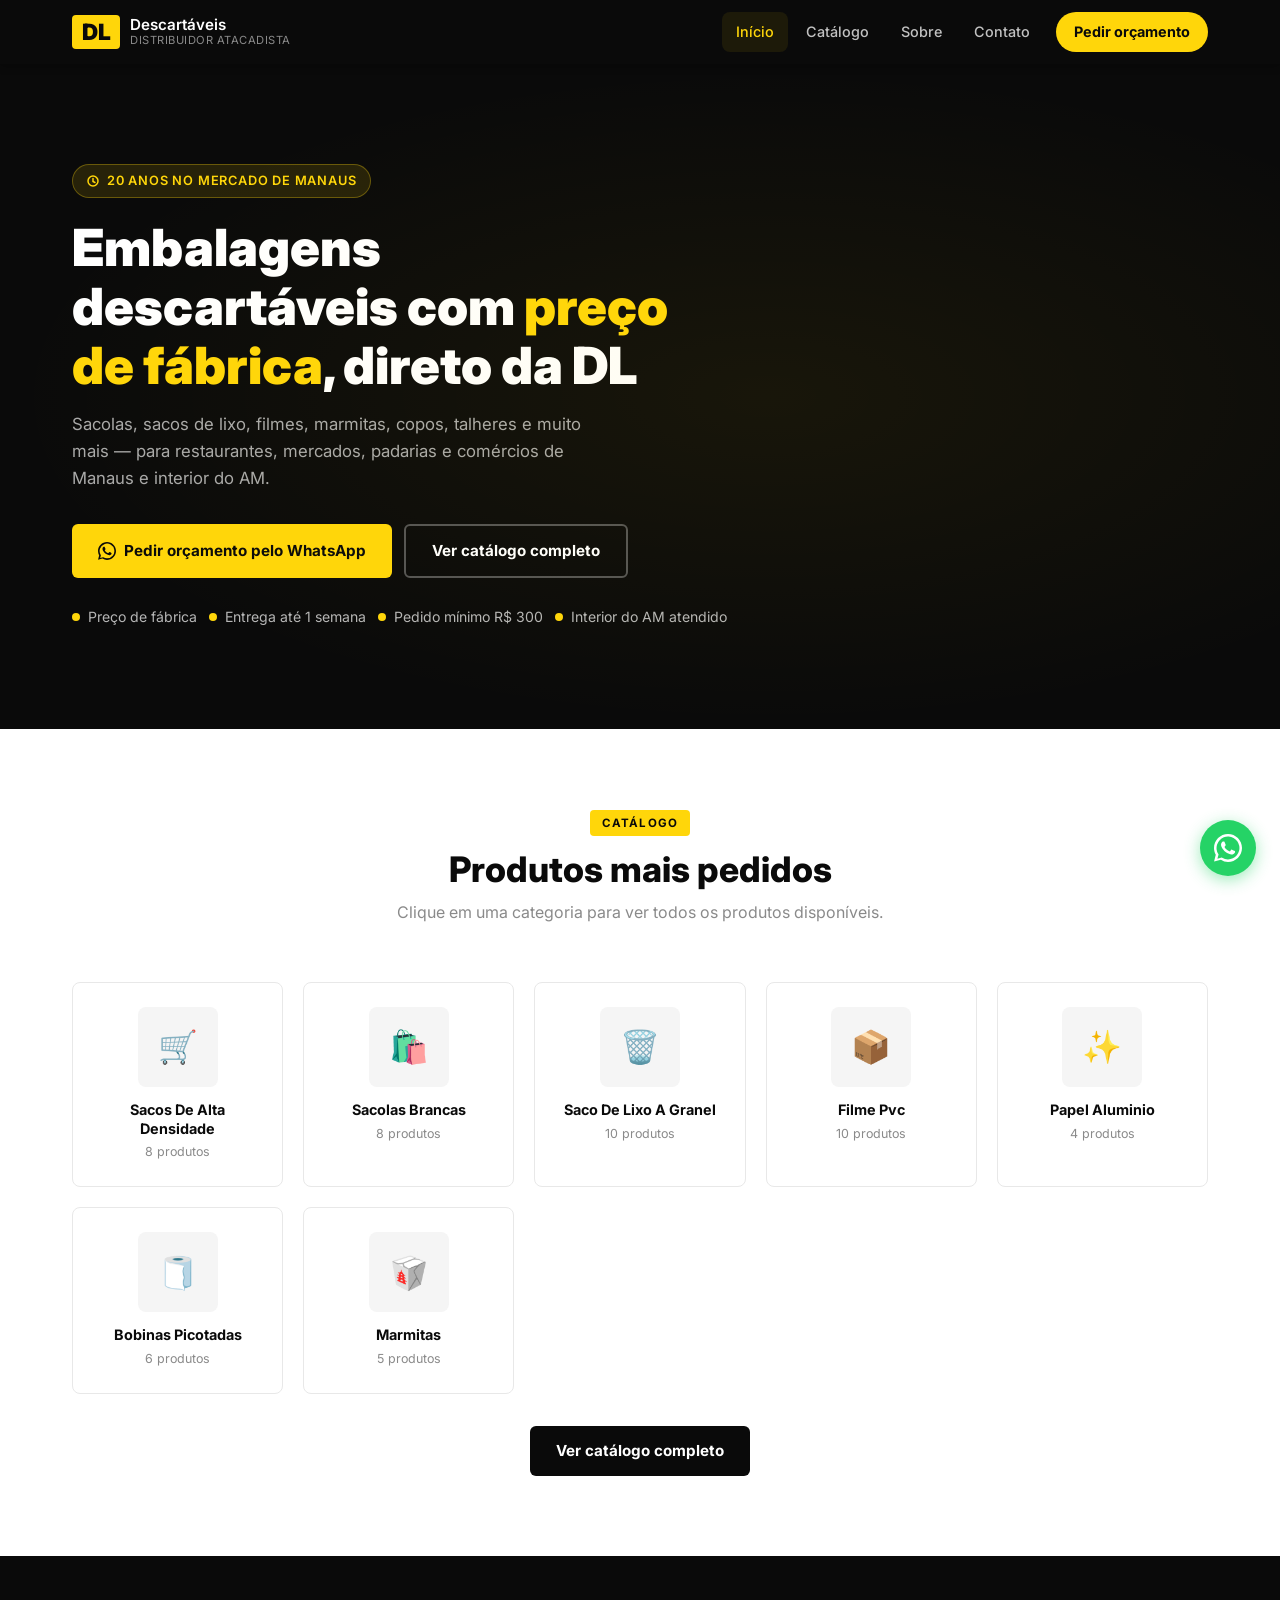
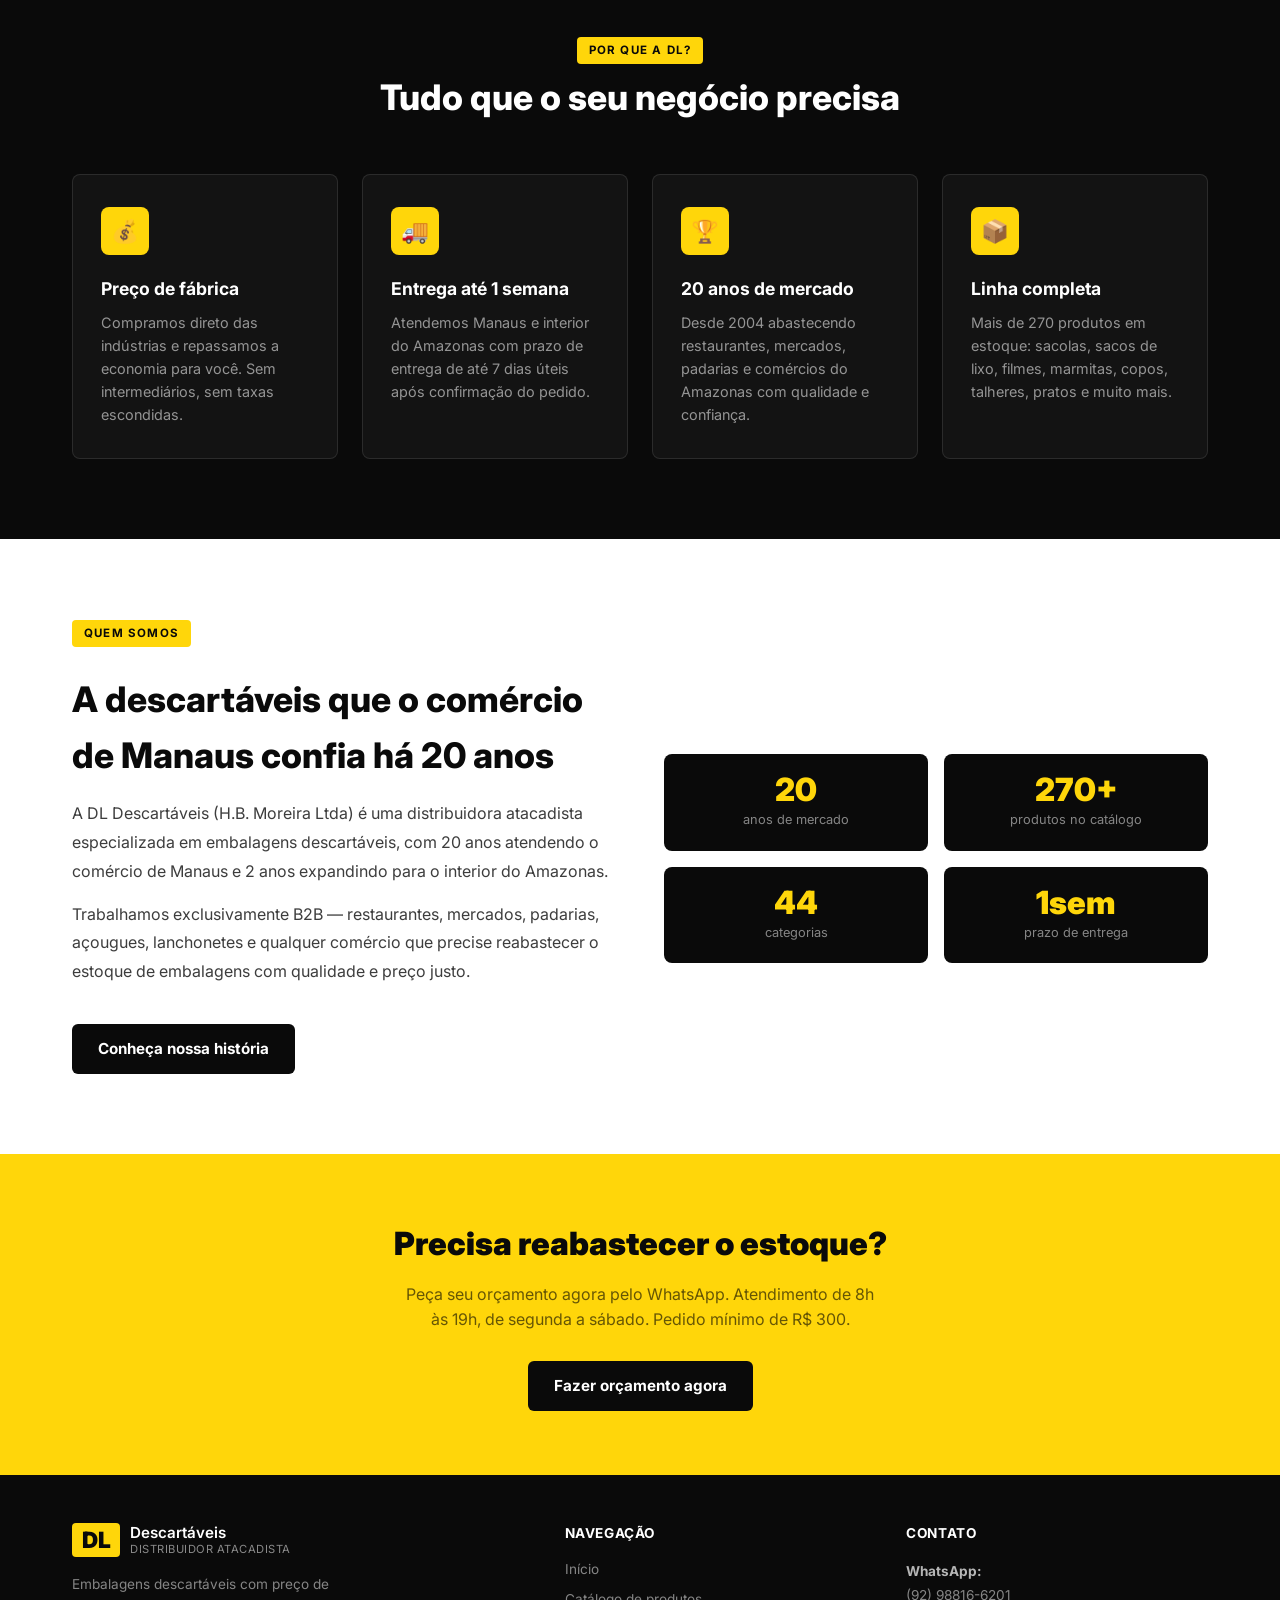
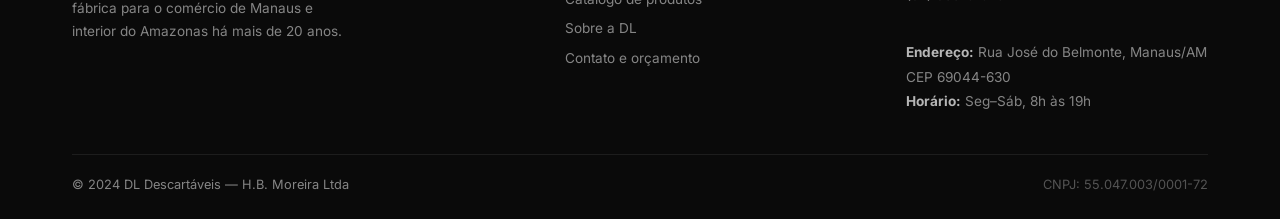
<file: src/index.html>
<!DOCTYPE html>
<html lang="pt-BR">
<head>
  <meta charset="UTF-8">
  <meta name="viewport" content="width=device-width, initial-scale=1.0">
  <title>DL Descartáveis — Embalagens com preço de fábrica em Manaus</title>
  <meta name="description" content="Distribuidor atacadista de embalagens descartáveis em Manaus há 20 anos. Sacolas, sacos de lixo, filme PVC, marmitas, copos e muito mais. Peça orçamento pelo WhatsApp.">
  <meta name="keywords" content="descartáveis manaus, embalagens atacado manaus, sacolas plásticas manaus, sacos de lixo manaus, DL descartáveis">
  <link rel="canonical" href="https://dldescartaveis.com.br/">

  <!-- Open Graph -->
  <meta property="og:type" content="website">
  <meta property="og:url" content="https://dldescartaveis.com.br/">
  <meta property="og:title" content="DL Descartáveis — Embalagens com preço de fábrica em Manaus">
  <meta property="og:description" content="20 anos abastecendo o comércio de Manaus e interior do AM com embalagens descartáveis de qualidade. Pedido mínimo R$ 300.">
  <meta property="og:image" content="https://dldescartaveis.com.br/imagens/og-home.jpg">

  <!-- Twitter Card -->
  <meta name="twitter:card" content="summary_large_image">
  <meta name="twitter:title" content="DL Descartáveis — Embalagens em Manaus">
  <meta name="twitter:description" content="Distribuidor atacadista de embalagens descartáveis em Manaus há 20 anos.">

  <link rel="stylesheet" href="css/style.css">

  <!-- JSON-LD -->
  <script type="application/ld+json">
  {
    "@context": "https://schema.org",
    "@type": "LocalBusiness",
    "name": "DL Descartáveis",
    "legalName": "H.B. Moreira Ltda",
    "description": "Distribuidor atacadista de embalagens descartáveis em Manaus e interior do Amazonas.",
    "url": "https://dldescartaveis.com.br",
    "telephone": "+55-92-98816-6201",
    "email": "dldescartaveiscentro@gmail.com",
    "address": {
      "@type": "PostalAddress",
      "streetAddress": "Rua José do Belmonte",
      "addressLocality": "Manaus",
      "addressRegion": "AM",
      "postalCode": "69044-630",
      "addressCountry": "BR"
    },
    "openingHoursSpecification": {
      "@type": "OpeningHoursSpecification",
      "dayOfWeek": ["Monday","Tuesday","Wednesday","Thursday","Friday","Saturday"],
      "opens": "08:00",
      "closes": "19:00"
    },
    "priceRange": "$$"
  }
  </script>
</head>
<body>

  <!-- ── Header ─────────────────────────────────────────────── -->
  <header class="header">
    <div class="container">
      <a href="index.html" class="logo">
        <span class="logo-badge">DL</span>
        <span class="logo-name">Descartáveis<span>Distribuidor Atacadista</span></span>
      </a>
      <button class="menu-toggle" aria-label="Abrir menu" aria-expanded="false">
        <span></span><span></span><span></span>
      </button>
      <nav class="nav" aria-label="Menu principal">
        <a href="index.html">Início</a>
        <a href="catalogo.html">Catálogo</a>
        <a href="sobre.html">Sobre</a>
        <a href="contato.html">Contato</a>
        <a href="contato.html" class="btn-wa-header">Pedir orçamento</a>
      </nav>
    </div>
  </header>

  <!-- ── Hero ───────────────────────────────────────────────── -->
  <section class="hero">
    <div class="container">
      <div>
        <div class="hero-tag">
          <svg width="12" height="12" viewBox="0 0 12 12" fill="none"><circle cx="6" cy="6" r="5" stroke="currentColor" stroke-width="1.5"/><path d="M6 3.5v3l2 1" stroke="currentColor" stroke-width="1.5" stroke-linecap="round"/></svg>
          20 anos no mercado de Manaus
        </div>
        <h1 class="hero-title">
          Embalagens descartáveis com <em>preço de fábrica</em>, direto da DL
        </h1>
        <p class="hero-desc">
          Sacolas, sacos de lixo, filmes, marmitas, copos, talheres e muito mais — para restaurantes, mercados, padarias e comércios de Manaus e interior do AM.
        </p>
        <div class="hero-actions">
          <a href="contato.html" class="btn btn-primary">
            <svg width="18" height="18" viewBox="0 0 24 24" fill="currentColor"><path d="M17.472 14.382c-.297-.149-1.758-.867-2.03-.967-.273-.099-.471-.148-.67.15-.197.297-.767.966-.94 1.164-.173.199-.347.223-.644.075-.297-.15-1.255-.463-2.39-1.475-.883-.788-1.48-1.761-1.653-2.059-.173-.297-.018-.458.13-.606.134-.133.298-.347.446-.52.149-.174.198-.298.298-.497.099-.198.05-.371-.025-.52-.075-.149-.669-1.612-.916-2.207-.242-.579-.487-.5-.669-.51-.173-.008-.371-.01-.57-.01-.198 0-.52.074-.792.372-.272.297-1.04 1.016-1.04 2.479 0 1.462 1.065 2.875 1.213 3.074.149.198 2.096 3.2 5.077 4.487.709.306 1.262.489 1.694.625.712.227 1.36.195 1.871.118.571-.085 1.758-.719 2.006-1.413.248-.694.248-1.289.173-1.413-.074-.124-.272-.198-.57-.347zM12 0C5.373 0 0 5.373 0 12c0 2.117.553 4.103 1.518 5.834L.057 23.5l5.826-1.527A11.945 11.945 0 0012 24c6.627 0 12-5.373 12-12S18.627 0 12 0zm0 21.818a9.818 9.818 0 01-5.007-1.37l-.36-.213-3.716.975.99-3.618-.234-.37A9.818 9.818 0 1112 21.818z"/></svg>
            Pedir orçamento pelo WhatsApp
          </a>
          <a href="catalogo.html" class="btn btn-outline" style="border-color:rgba(255,255,255,.3);color:#fff;">
            Ver catálogo completo
          </a>
        </div>
        <div class="hero-diferenciais">
          <div class="hero-dif-item">Preço de fábrica</div>
          <div class="hero-dif-item">Entrega até 1 semana</div>
          <div class="hero-dif-item">Pedido mínimo R$ 300</div>
          <div class="hero-dif-item">Interior do AM atendido</div>
        </div>
      </div>
    </div>
  </section>

  <!-- ── Categorias em destaque ──────────────────────────────── -->
  <section class="section">
    <div class="container">
      <div class="section-header">
        <span class="section-tag">Catálogo</span>
        <h2 class="section-title">Produtos mais pedidos</h2>
        <p class="section-desc">Clique em uma categoria para ver todos os produtos disponíveis.</p>
      </div>
      <div class="categorias-grid" id="destaques-grid">
        <!-- Preenchido pelo JS -->
      </div>
      <div style="text-align:center;margin-top:32px;">
        <a href="catalogo.html" class="btn btn-dark">Ver catálogo completo</a>
      </div>
    </div>
  </section>

  <!-- ── Diferenciais ────────────────────────────────────────── -->
  <section class="section section-dark">
    <div class="container">
      <div class="section-header">
        <span class="section-tag">Por que a DL?</span>
        <h2 class="section-title">Tudo que o seu negócio precisa</h2>
      </div>
      <div class="diferenciais-grid">
        <div class="dif-card">
          <div class="dif-icon">💰</div>
          <h3>Preço de fábrica</h3>
          <p>Compramos direto das indústrias e repassamos a economia para você. Sem intermediários, sem taxas escondidas.</p>
        </div>
        <div class="dif-card">
          <div class="dif-icon">🚚</div>
          <h3>Entrega até 1 semana</h3>
          <p>Atendemos Manaus e interior do Amazonas com prazo de entrega de até 7 dias úteis após confirmação do pedido.</p>
        </div>
        <div class="dif-card">
          <div class="dif-icon">🏆</div>
          <h3>20 anos de mercado</h3>
          <p>Desde 2004 abastecendo restaurantes, mercados, padarias e comércios do Amazonas com qualidade e confiança.</p>
        </div>
        <div class="dif-card">
          <div class="dif-icon">📦</div>
          <h3>Linha completa</h3>
          <p>Mais de 270 produtos em estoque: sacolas, sacos de lixo, filmes, marmitas, copos, talheres, pratos e muito mais.</p>
        </div>
      </div>
    </div>
  </section>

  <!-- ── Sobre curto ────────────────────────────────────────── -->
  <section class="section">
    <div class="container">
      <div class="sobre-grid" style="align-items:center;gap:48px;">
        <div class="sobre-text">
          <span class="section-tag">Quem somos</span>
          <h2 style="margin-top:12px;">A descartáveis que o comércio de Manaus confia há 20 anos</h2>
          <p style="margin-top:16px;">A DL Descartáveis (H.B. Moreira Ltda) é uma distribuidora atacadista especializada em embalagens descartáveis, com 20 anos atendendo o comércio de Manaus e 2 anos expandindo para o interior do Amazonas.</p>
          <p>Trabalhamos exclusivamente B2B — restaurantes, mercados, padarias, açougues, lanchonetes e qualquer comércio que precise reabastecer o estoque de embalagens com qualidade e preço justo.</p>
          <a href="sobre.html" class="btn btn-dark" style="margin-top:24px;">Conheça nossa história</a>
        </div>
        <div class="sobre-stats">
          <div class="stat-item"><div class="stat-num">20</div><div class="stat-label">anos de mercado</div></div>
          <div class="stat-item"><div class="stat-num">270+</div><div class="stat-label">produtos no catálogo</div></div>
          <div class="stat-item"><div class="stat-num">44</div><div class="stat-label">categorias</div></div>
          <div class="stat-item"><div class="stat-num">1sem</div><div class="stat-label">prazo de entrega</div></div>
        </div>
      </div>
    </div>
  </section>

  <!-- ── CTA ───────────────────────────────────────────────── -->
  <section class="cta-band">
    <div class="container">
      <h2>Precisa reabastecer o estoque?</h2>
      <p>Peça seu orçamento agora pelo WhatsApp. Atendimento de 8h às 19h, de segunda a sábado. Pedido mínimo de R$ 300.</p>
      <a href="contato.html" class="btn btn-dark">
        Fazer orçamento agora
      </a>
    </div>
  </section>

  <!-- ── Footer ─────────────────────────────────────────────── -->
  <footer class="footer">
    <div class="container">
      <div class="footer-grid">
        <div class="footer-brand">
          <a href="index.html" class="logo">
            <span class="logo-badge">DL</span>
            <span class="logo-name" style="color:#fff;">Descartáveis<span>Distribuidor Atacadista</span></span>
          </a>
          <p style="margin-top:16px;">Embalagens descartáveis com preço de fábrica para o comércio de Manaus e interior do Amazonas há mais de 20 anos.</p>
        </div>
        <div class="footer-col">
          <h4>Navegação</h4>
          <a href="index.html">Início</a>
          <a href="catalogo.html">Catálogo de produtos</a>
          <a href="sobre.html">Sobre a DL</a>
          <a href="contato.html">Contato e orçamento</a>
        </div>
        <div class="footer-col">
          <h4>Contato</h4>
          <address>
            <strong style="color:rgba(255,255,255,.7)">WhatsApp:</strong>
            <a href="https://wa.me/559288166201" target="_blank" rel="noopener" style="color:rgba(255,255,255,.5)">(92) 98816-6201</a><br>
            <strong style="color:rgba(255,255,255,.7)">Endereço:</strong>
            Rua José do Belmonte, Manaus/AM<br>
            CEP 69044-630<br>
            <strong style="color:rgba(255,255,255,.7)">Horário:</strong>
            Seg–Sáb, 8h às 19h
          </address>
        </div>
      </div>
      <div class="footer-bottom">
        <span>© 2024 DL Descartáveis — H.B. Moreira Ltda</span>
        <span class="footer-cnpj">CNPJ: 55.047.003/0001-72</span>
      </div>
    </div>
  </footer>

  <script src="js/main.js"></script>
  <script>
    /* Carregar destaques de produtos.json */
    const DESTAQUES = [
      'sacos-de-alta-densidade','sacolas-brancas','saco-de-lixo-a-granel',
      'filme-pvc','papel-aluminio','saco-de--hamburguer-pipoca',
      'bobinas-picotadas','marmitas'
    ];
    const EMOJIS = {
      'sacolas-brancas':'🛍️','sacos-de-alta-densidade':'🛒','saco-de-lixo-a-granel':'🗑️',
      'filme-pvc':'📦','papel-aluminio':'✨','saco-de--hamburguer-pipoca':'🍔',
      'bobinas-picotadas':'🧻','marmitas':'🥡','linha-copo-descartaveis':'🥤',
      'linha-prato':'🍽️','linha-talheres':'🍴','sacos-para-carv-o':'🔥'
    };

    fetch('data/produtos.json')
      .then(r => r.json())
      .then(data => {
        const grid = document.getElementById('destaques-grid');
        const cats = data.categorias.filter(c => DESTAQUES.includes(c.slug));
        // Manter ordem dos destaques
        const ordered = DESTAQUES.map(s => cats.find(c => c.slug === s)).filter(Boolean);

        ordered.forEach(cat => {
          const card = document.createElement('a');
          card.href = `catalogo.html?categoria=${cat.slug}`;
          card.className = 'categoria-card';
          const emoji = EMOJIS[cat.slug] || '📦';
          card.innerHTML = `
            <div class="cat-placeholder">${emoji}</div>
            <h3>${cat.nome}</h3>
            <p class="cat-count">${cat.produtos.length} produto${cat.produtos.length !== 1 ? 's' : ''}</p>`;
          grid.appendChild(card);
        });
      })
      .catch(() => {
        // Fallback se JSON não carregar
        const grid = document.getElementById('destaques-grid');
        grid.innerHTML = '<p style="color:var(--cinza-md);text-align:center;grid-column:1/-1">Carregue o site via servidor local para ver os produtos.</p>';
      });
  </script>
</body>
</html>
</file>
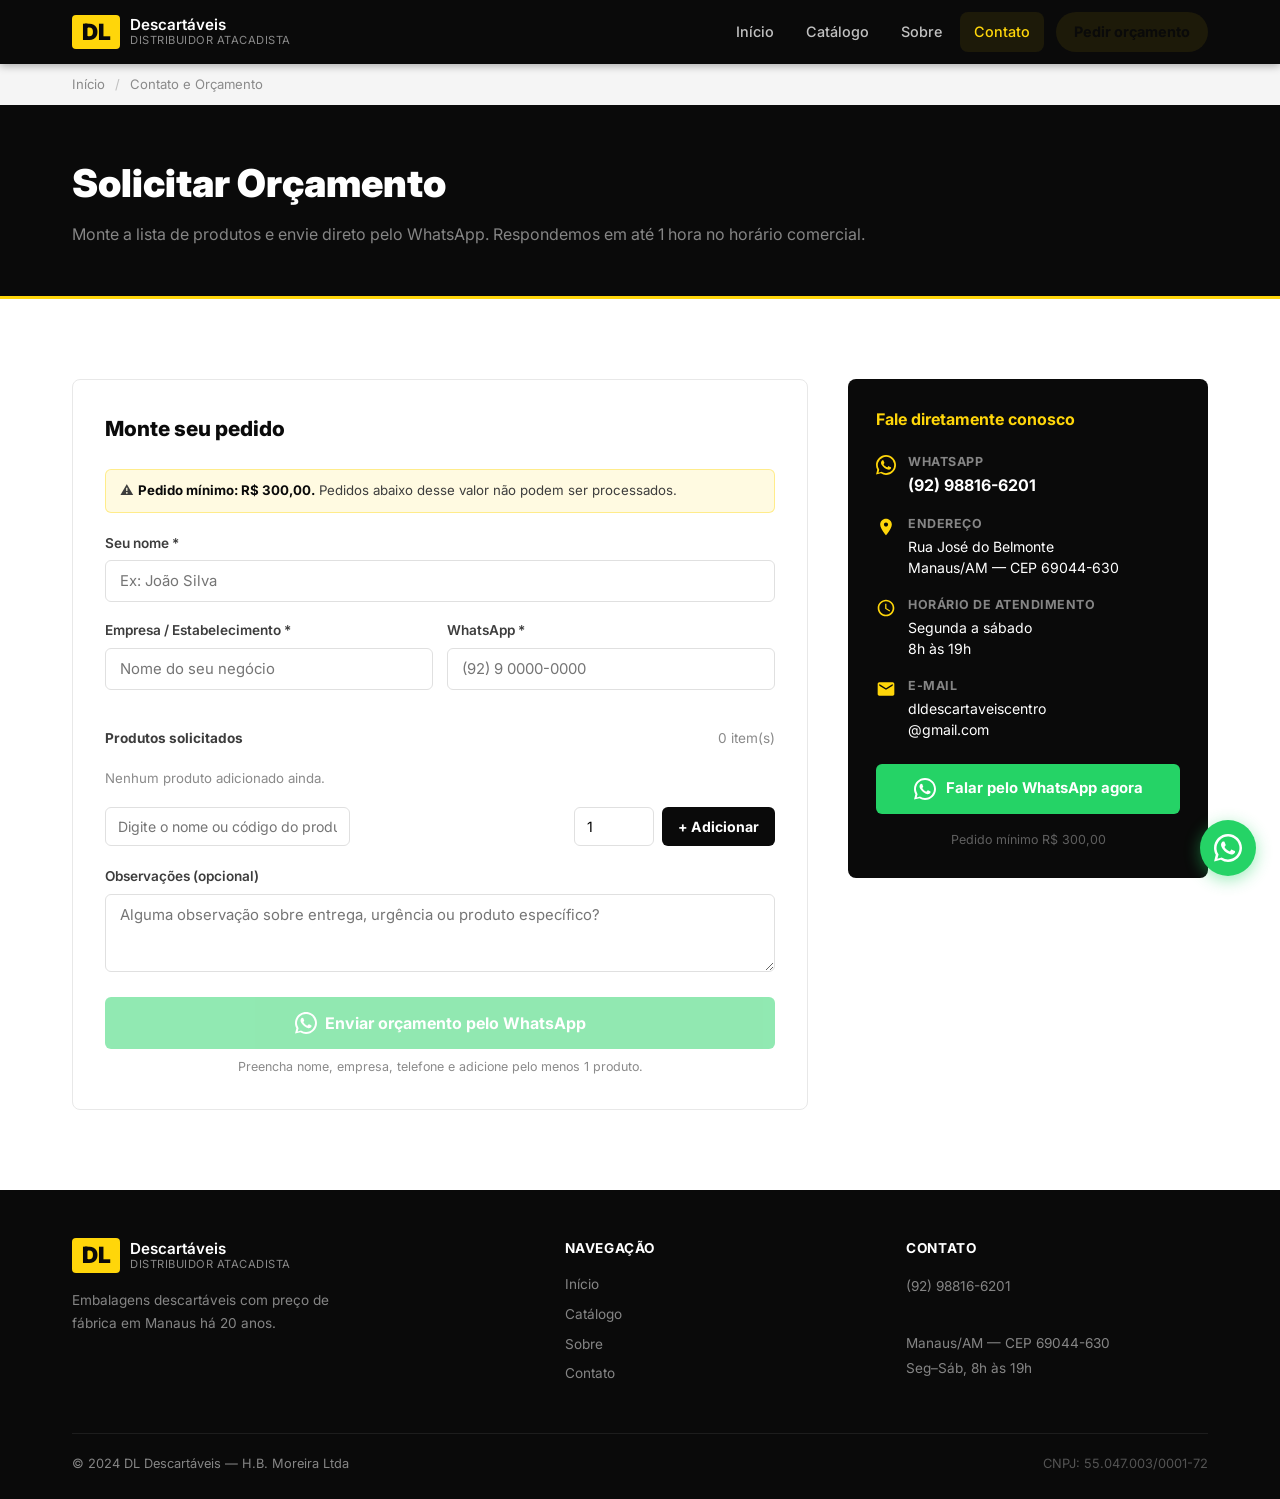
<file: src/contato.html>
<!DOCTYPE html>
<html lang="pt-BR">
<head>
  <meta charset="UTF-8">
  <meta name="viewport" content="width=device-width, initial-scale=1.0">
  <title>Contato e Orçamento — DL Descartáveis Manaus</title>
  <meta name="description" content="Solicite orçamento de embalagens descartáveis para o seu negócio. DL Descartáveis atende Manaus e interior do AM. WhatsApp (92) 98816-6201.">
  <link rel="canonical" href="https://dldescartaveis.com.br/contato.html">
  <link rel="stylesheet" href="css/style.css">
</head>
<body>

  <header class="header">
    <div class="container">
      <a href="index.html" class="logo">
        <span class="logo-badge">DL</span>
        <span class="logo-name">Descartáveis<span>Distribuidor Atacadista</span></span>
      </a>
      <button class="menu-toggle" aria-label="Abrir menu" aria-expanded="false">
        <span></span><span></span><span></span>
      </button>
      <nav class="nav" aria-label="Menu principal">
        <a href="index.html">Início</a>
        <a href="catalogo.html">Catálogo</a>
        <a href="sobre.html">Sobre</a>
        <a href="contato.html">Contato</a>
        <a href="contato.html" class="btn-wa-header">Pedir orçamento</a>
      </nav>
    </div>
  </header>

  <div class="breadcrumb">
    <div class="container">
      <a href="index.html">Início</a>
      <span>/</span>
      Contato e Orçamento
    </div>
  </div>

  <div class="page-hero">
    <div class="container">
      <h1>Solicitar Orçamento</h1>
      <p>Monte a lista de produtos e envie direto pelo WhatsApp. Respondemos em até 1 hora no horário comercial.</p>
    </div>
  </div>

  <section class="section">
    <div class="container">
      <div class="orcamento-wrap">

        <!-- Formulário -->
        <div class="form-card">
          <h2 class="form-title">Monte seu pedido</h2>

          <div class="pedido-minimo-note">
            ⚠️ <strong>Pedido mínimo: R$ 300,00.</strong> Pedidos abaixo desse valor não podem ser processados.
          </div>

          <div class="form-group">
            <label for="nome">Seu nome *</label>
            <input type="text" id="nome" name="nome" placeholder="Ex: João Silva" required autocomplete="name">
          </div>

          <div class="form-row">
            <div class="form-group">
              <label for="empresa">Empresa / Estabelecimento *</label>
              <input type="text" id="empresa" name="empresa" placeholder="Nome do seu negócio" required>
            </div>
            <div class="form-group">
              <label for="telefone">WhatsApp *</label>
              <input type="tel" id="telefone" name="telefone" placeholder="(92) 9 0000-0000" required autocomplete="tel">
            </div>
          </div>

          <!-- Lista de produtos -->
          <div class="produtos-lista">
            <div class="produtos-lista-header">
              <span>Produtos solicitados</span>
              <span id="lista-count" style="color:var(--cinza-md);font-weight:400">0 item(s)</span>
            </div>
            <div id="lista-itens"></div>

            <!-- Adicionar produto -->
            <div class="add-produto-wrap">
              <div class="autocomplete-wrap">
                <input type="text" id="input-produto" placeholder="Digite o nome ou código do produto…" autocomplete="off" aria-label="Buscar produto">
                <ul class="autocomplete-list" id="autocomplete-list" role="listbox" hidden></ul>
              </div>
              <input type="number" class="input-qty" id="input-qty" placeholder="Qtd" min="1" value="1" aria-label="Quantidade">
              <button type="button" class="btn-add-produto" id="btn-add">+ Adicionar</button>
            </div>
          </div>

          <div class="form-group" style="margin-top:20px;">
            <label for="obs">Observações (opcional)</label>
            <textarea id="obs" name="obs" rows="3" placeholder="Alguma observação sobre entrega, urgência ou produto específico?"></textarea>
          </div>

          <button type="button" class="btn btn-wa form-submit-btn" id="btn-enviar" disabled>
            <svg width="22" height="22" viewBox="0 0 24 24" fill="currentColor">
              <path d="M17.472 14.382c-.297-.149-1.758-.867-2.03-.967-.273-.099-.471-.148-.67.15-.197.297-.767.966-.94 1.164-.173.199-.347.223-.644.075-.297-.15-1.255-.463-2.39-1.475-.883-.788-1.48-1.761-1.653-2.059-.173-.297-.018-.458.13-.606.134-.133.298-.347.446-.52.149-.174.198-.298.298-.497.099-.198.05-.371-.025-.52-.075-.149-.669-1.612-.916-2.207-.242-.579-.487-.5-.669-.51-.173-.008-.371-.01-.57-.01-.198 0-.52.074-.792.372-.272.297-1.04 1.016-1.04 2.479 0 1.462 1.065 2.875 1.213 3.074.149.198 2.096 3.2 5.077 4.487.709.306 1.262.489 1.694.625.712.227 1.36.195 1.871.118.571-.085 1.758-.719 2.006-1.413.248-.694.248-1.289.173-1.413-.074-.124-.272-.198-.57-.347zM12 0C5.373 0 0 5.373 0 12c0 2.117.553 4.103 1.518 5.834L.057 23.5l5.826-1.527A11.945 11.945 0 0012 24c6.627 0 12-5.373 12-12S18.627 0 12 0zm0 21.818a9.818 9.818 0 01-5.007-1.37l-.36-.213-3.716.975.99-3.618-.234-.37A9.818 9.818 0 1112 21.818z"/>
            </svg>
            Enviar orçamento pelo WhatsApp
          </button>
          <p id="btn-hint" style="font-size:.78rem;color:var(--cinza-md);text-align:center;margin-top:8px;">
            Preencha nome, empresa, telefone e adicione pelo menos 1 produto.
          </p>
        </div>

        <!-- Card de contato -->
        <aside class="contato-card">
          <h3>Fale diretamente conosco</h3>

          <div class="contato-item">
            <svg viewBox="0 0 24 24"><path d="M17.472 14.382c-.297-.149-1.758-.867-2.03-.967-.273-.099-.471-.148-.67.15-.197.297-.767.966-.94 1.164-.173.199-.347.223-.644.075-.297-.15-1.255-.463-2.39-1.475-.883-.788-1.48-1.761-1.653-2.059-.173-.297-.018-.458.13-.606.134-.133.298-.347.446-.52.149-.174.198-.298.298-.497.099-.198.05-.371-.025-.52-.075-.149-.669-1.612-.916-2.207-.242-.579-.487-.5-.669-.51-.173-.008-.371-.01-.57-.01-.198 0-.52.074-.792.372-.272.297-1.04 1.016-1.04 2.479 0 1.462 1.065 2.875 1.213 3.074.149.198 2.096 3.2 5.077 4.487.709.306 1.262.489 1.694.625.712.227 1.36.195 1.871.118.571-.085 1.758-.719 2.006-1.413.248-.694.248-1.289.173-1.413-.074-.124-.272-.198-.57-.347zM12 0C5.373 0 0 5.373 0 12c0 2.117.553 4.103 1.518 5.834L.057 23.5l5.826-1.527A11.945 11.945 0 0012 24c6.627 0 12-5.373 12-12S18.627 0 12 0zm0 21.818a9.818 9.818 0 01-5.007-1.37l-.36-.213-3.716.975.99-3.618-.234-.37A9.818 9.818 0 1112 21.818z"/></svg>
            <div class="contato-item-body">
              <strong>WhatsApp</strong>
              <a href="https://wa.me/559288166201" target="_blank" rel="noopener" style="color:#fff;font-size:1rem;font-weight:700">(92) 98816-6201</a>
            </div>
          </div>

          <div class="contato-item">
            <svg viewBox="0 0 24 24"><path d="M12 2C8.13 2 5 5.13 5 9c0 5.25 7 13 7 13s7-7.75 7-13c0-3.87-3.13-7-7-7zm0 9.5c-1.38 0-2.5-1.12-2.5-2.5s1.12-2.5 2.5-2.5 2.5 1.12 2.5 2.5-1.12 2.5-2.5 2.5z"/></svg>
            <div class="contato-item-body">
              <strong>Endereço</strong>
              Rua José do Belmonte<br>
              Manaus/AM — CEP 69044-630
            </div>
          </div>

          <div class="contato-item">
            <svg viewBox="0 0 24 24"><path d="M11.99 2C6.47 2 2 6.48 2 12s4.47 10 9.99 10C17.52 22 22 17.52 22 12S17.52 2 11.99 2zM12 20c-4.42 0-8-3.58-8-8s3.58-8 8-8 8 3.58 8 8-3.58 8-8 8zm.5-13H11v6l5.25 3.15.75-1.23-4.5-2.67V7z"/></svg>
            <div class="contato-item-body">
              <strong>Horário de atendimento</strong>
              Segunda a sábado<br>
              8h às 19h
            </div>
          </div>

          <div class="contato-item">
            <svg viewBox="0 0 24 24"><path d="M20 4H4c-1.1 0-2 .9-2 2v12c0 1.1.9 2 2 2h16c1.1 0 2-.9 2-2V6c0-1.1-.9-2-2-2zm0 4l-8 5-8-5V6l8 5 8-5v2z"/></svg>
            <div class="contato-item-body">
              <strong>E-mail</strong>
              dldescartaveiscentro<br>@gmail.com
            </div>
          </div>

          <a href="https://wa.me/559288166201" target="_blank" rel="noopener" class="btn-wa-contato">
            <svg viewBox="0 0 24 24"><path d="M17.472 14.382c-.297-.149-1.758-.867-2.03-.967-.273-.099-.471-.148-.67.15-.197.297-.767.966-.94 1.164-.173.199-.347.223-.644.075-.297-.15-1.255-.463-2.39-1.475-.883-.788-1.48-1.761-1.653-2.059-.173-.297-.018-.458.13-.606.134-.133.298-.347.446-.52.149-.174.198-.298.298-.497.099-.198.05-.371-.025-.52-.075-.149-.669-1.612-.916-2.207-.242-.579-.487-.5-.669-.51-.173-.008-.371-.01-.57-.01-.198 0-.52.074-.792.372-.272.297-1.04 1.016-1.04 2.479 0 1.462 1.065 2.875 1.213 3.074.149.198 2.096 3.2 5.077 4.487.709.306 1.262.489 1.694.625.712.227 1.36.195 1.871.118.571-.085 1.758-.719 2.006-1.413.248-.694.248-1.289.173-1.413-.074-.124-.272-.198-.57-.347zM12 0C5.373 0 0 5.373 0 12c0 2.117.553 4.103 1.518 5.834L.057 23.5l5.826-1.527A11.945 11.945 0 0012 24c6.627 0 12-5.373 12-12S18.627 0 12 0zm0 21.818a9.818 9.818 0 01-5.007-1.37l-.36-.213-3.716.975.99-3.618-.234-.37A9.818 9.818 0 1112 21.818z"/></svg>
            Falar pelo WhatsApp agora
          </a>

          <p style="text-align:center;margin-top:16px;font-size:.78rem;color:rgba(255,255,255,.35)">
            Pedido mínimo R$ 300,00
          </p>
        </aside>
      </div>
    </div>
  </section>

  <footer class="footer">
    <div class="container">
      <div class="footer-grid">
        <div class="footer-brand">
          <a href="index.html" class="logo">
            <span class="logo-badge">DL</span>
            <span class="logo-name" style="color:#fff;">Descartáveis<span>Distribuidor Atacadista</span></span>
          </a>
          <p style="margin-top:16px;">Embalagens descartáveis com preço de fábrica em Manaus há 20 anos.</p>
        </div>
        <div class="footer-col">
          <h4>Navegação</h4>
          <a href="index.html">Início</a>
          <a href="catalogo.html">Catálogo</a>
          <a href="sobre.html">Sobre</a>
          <a href="contato.html">Contato</a>
        </div>
        <div class="footer-col">
          <h4>Contato</h4>
          <address>
            <a href="https://wa.me/559288166201" target="_blank" rel="noopener" style="color:rgba(255,255,255,.5)">(92) 98816-6201</a><br>
            Manaus/AM — CEP 69044-630<br>
            Seg–Sáb, 8h às 19h
          </address>
        </div>
      </div>
      <div class="footer-bottom">
        <span>© 2024 DL Descartáveis — H.B. Moreira Ltda</span>
        <span class="footer-cnpj">CNPJ: 55.047.003/0001-72</span>
      </div>
    </div>
  </footer>

  <script src="js/main.js"></script>
  <script src="js/orcamento.js"></script>
</body>
</html>
</file>
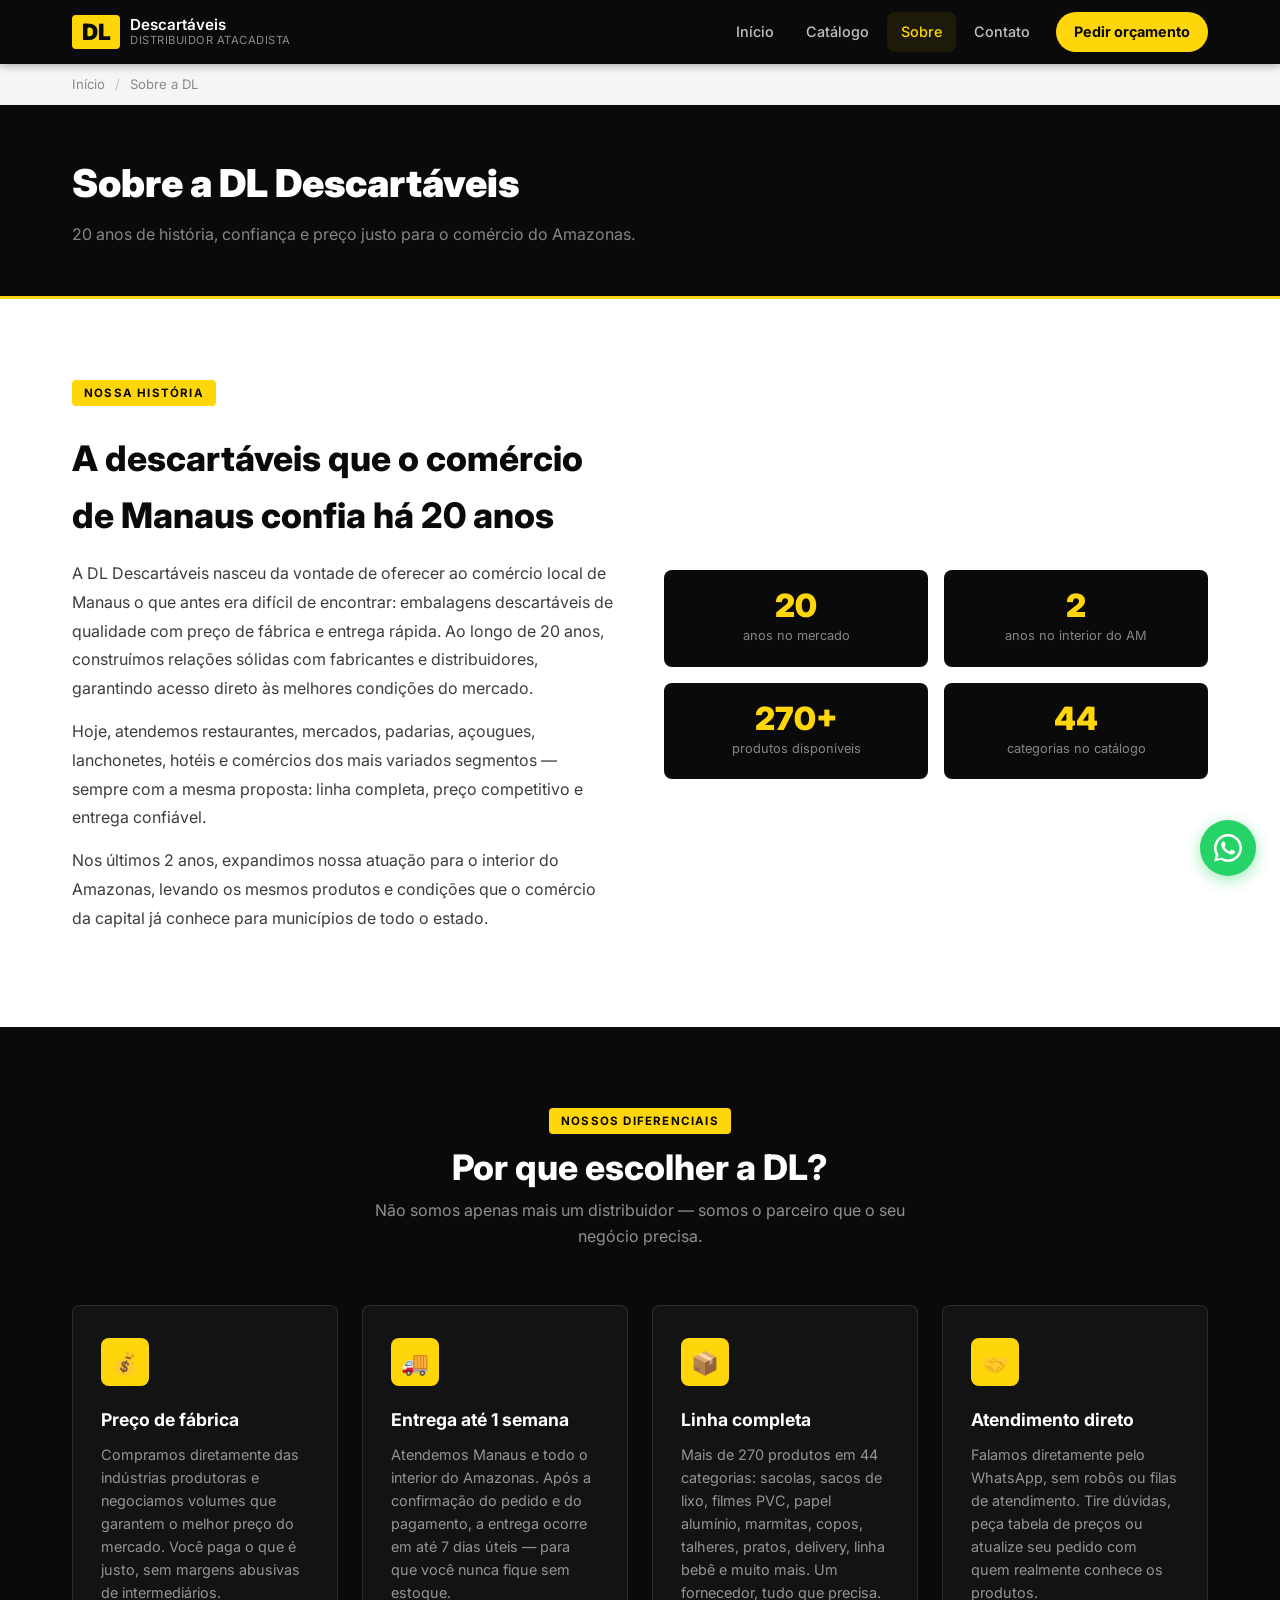
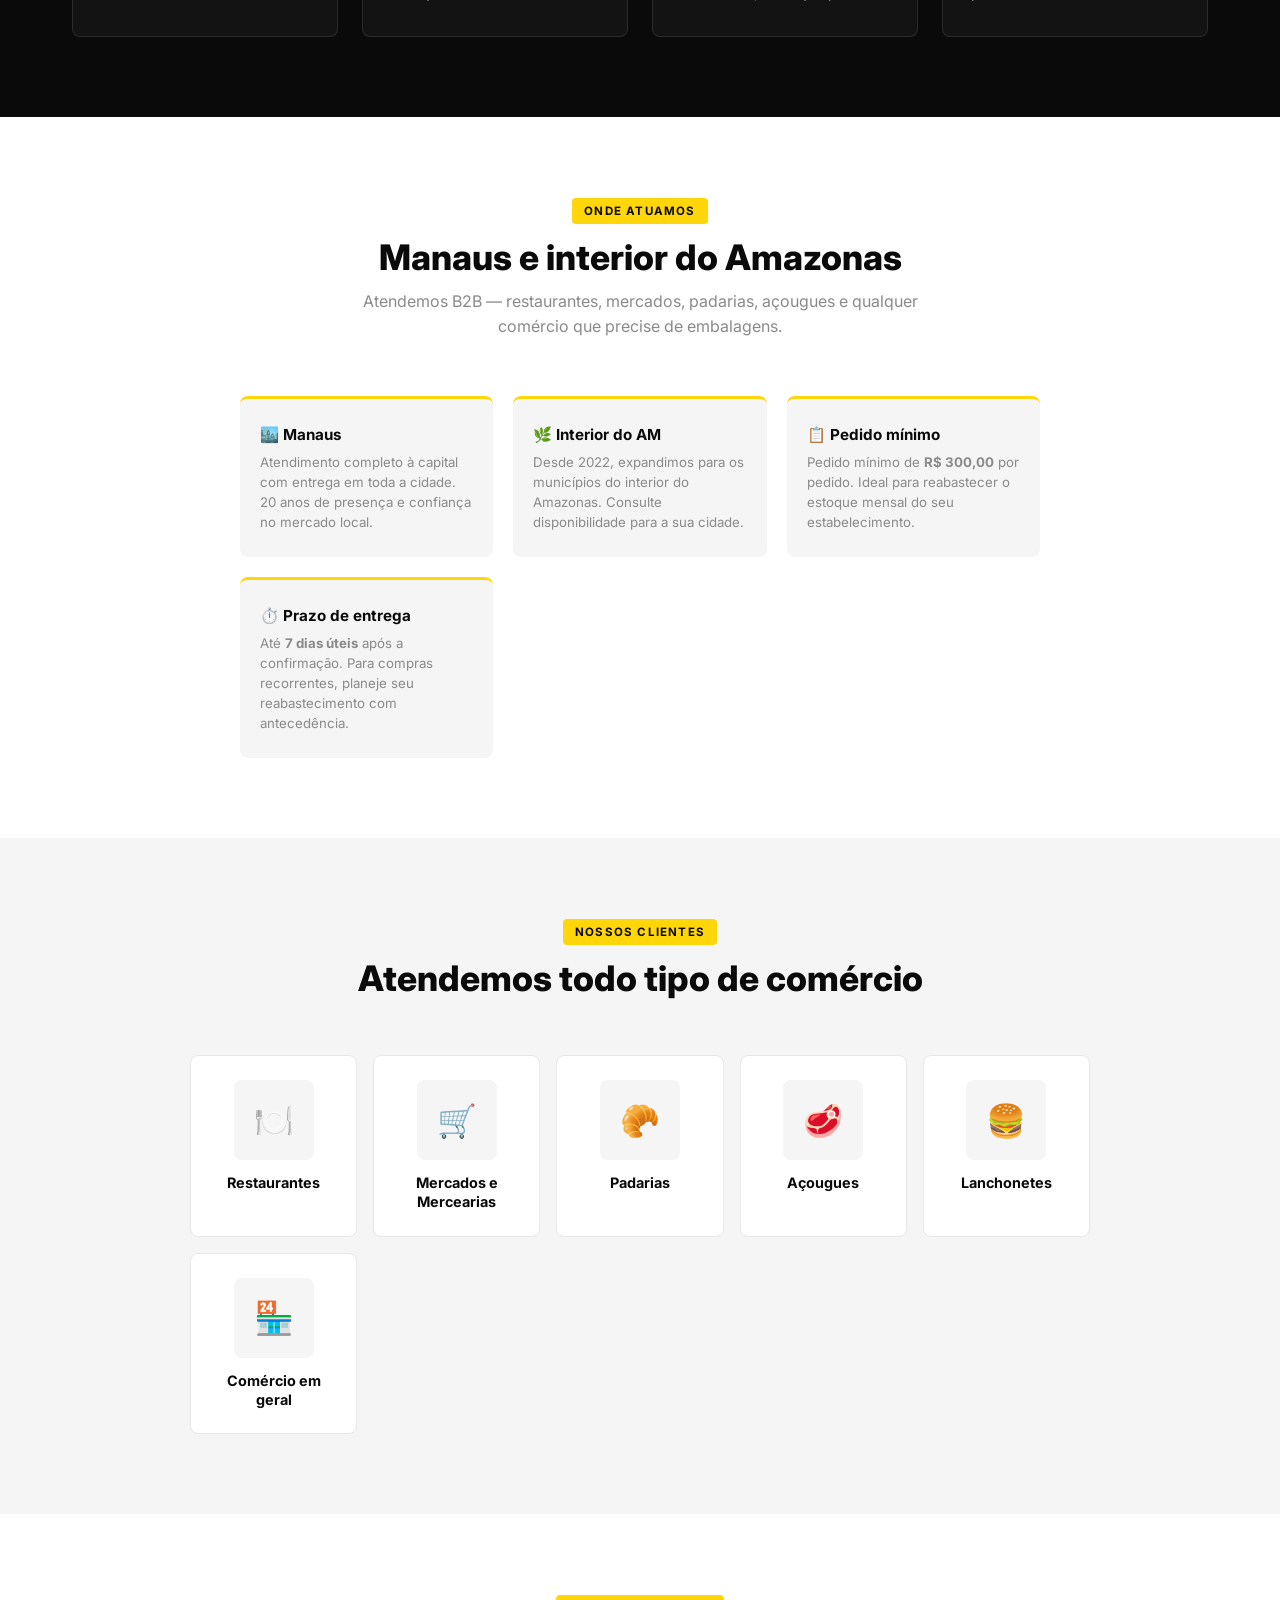
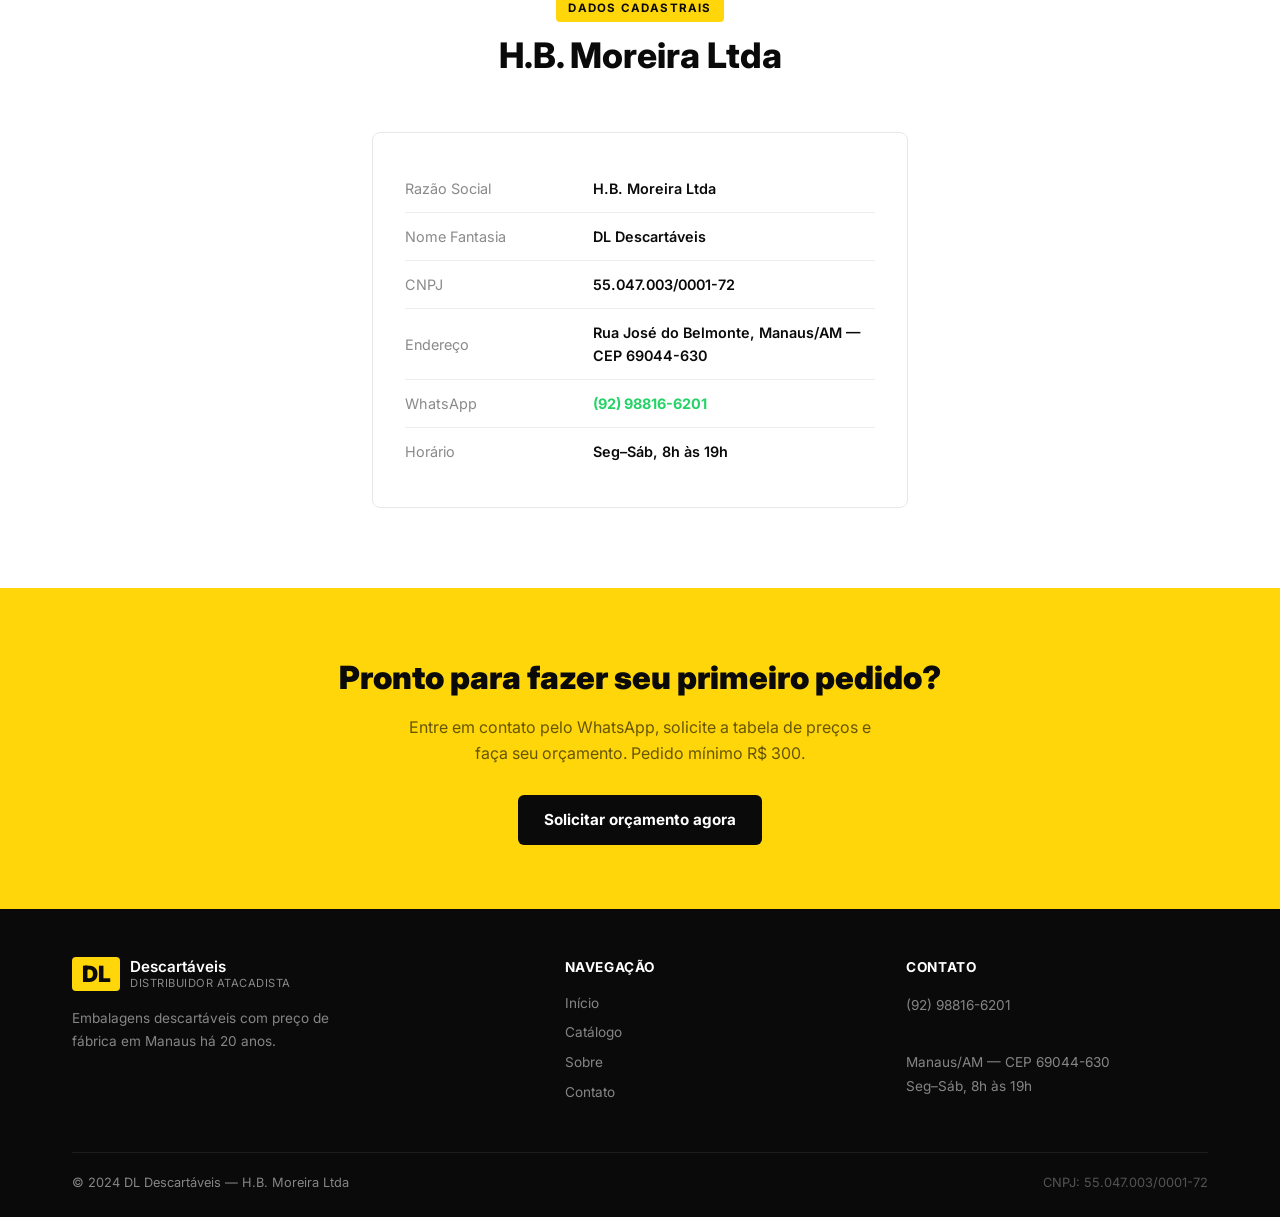
<file: src/sobre.html>
<!DOCTYPE html>
<html lang="pt-BR">
<head>
  <meta charset="UTF-8">
  <meta name="viewport" content="width=device-width, initial-scale=1.0">
  <title>Sobre a DL Descartáveis — 20 anos em Manaus</title>
  <meta name="description" content="Conheça a história da DL Descartáveis: 20 anos distribuindo embalagens descartáveis para o comércio de Manaus e interior do Amazonas com preço de fábrica.">
  <link rel="canonical" href="https://dldescartaveis.com.br/sobre.html">
  <meta property="og:title" content="Sobre a DL Descartáveis — 20 anos em Manaus">
  <meta property="og:description" content="20 anos abastecendo o comércio de Manaus. Conheça nossa história, área de atuação e diferenciais.">
  <link rel="stylesheet" href="css/style.css">
</head>
<body>

  <header class="header">
    <div class="container">
      <a href="index.html" class="logo">
        <span class="logo-badge">DL</span>
        <span class="logo-name">Descartáveis<span>Distribuidor Atacadista</span></span>
      </a>
      <button class="menu-toggle" aria-label="Abrir menu" aria-expanded="false">
        <span></span><span></span><span></span>
      </button>
      <nav class="nav" aria-label="Menu principal">
        <a href="index.html">Início</a>
        <a href="catalogo.html">Catálogo</a>
        <a href="sobre.html">Sobre</a>
        <a href="contato.html">Contato</a>
        <a href="contato.html" class="btn-wa-header">Pedir orçamento</a>
      </nav>
    </div>
  </header>

  <div class="breadcrumb">
    <div class="container">
      <a href="index.html">Início</a>
      <span>/</span>
      Sobre a DL
    </div>
  </div>

  <div class="page-hero">
    <div class="container">
      <h1>Sobre a DL Descartáveis</h1>
      <p>20 anos de história, confiança e preço justo para o comércio do Amazonas.</p>
    </div>
  </div>

  <!-- ── História ──────────────────────────────────────────── -->
  <section class="section">
    <div class="container">
      <div class="sobre-grid">
        <div class="sobre-text">
          <span class="section-tag">Nossa história</span>
          <h2 style="margin-top:12px;">A descartáveis que o comércio de Manaus confia há 20 anos</h2>
          <p style="margin-top:16px;">
            A DL Descartáveis nasceu da vontade de oferecer ao comércio local de Manaus o que antes era difícil de encontrar: embalagens descartáveis de qualidade com preço de fábrica e entrega rápida. Ao longo de 20 anos, construímos relações sólidas com fabricantes e distribuidores, garantindo acesso direto às melhores condições do mercado.
          </p>
          <p>
            Hoje, atendemos restaurantes, mercados, padarias, açougues, lanchonetes, hotéis e comércios dos mais variados segmentos — sempre com a mesma proposta: linha completa, preço competitivo e entrega confiável.
          </p>
          <p>
            Nos últimos 2 anos, expandimos nossa atuação para o interior do Amazonas, levando os mesmos produtos e condições que o comércio da capital já conhece para municípios de todo o estado.
          </p>
        </div>
        <div class="sobre-stats">
          <div class="stat-item"><div class="stat-num">20</div><div class="stat-label">anos no mercado</div></div>
          <div class="stat-item"><div class="stat-num">2</div><div class="stat-label">anos no interior do AM</div></div>
          <div class="stat-item"><div class="stat-num">270+</div><div class="stat-label">produtos disponíveis</div></div>
          <div class="stat-item"><div class="stat-num">44</div><div class="stat-label">categorias no catálogo</div></div>
        </div>
      </div>
    </div>
  </section>

  <!-- ── Diferenciais completos ─────────────────────────────── -->
  <section class="section section-dark">
    <div class="container">
      <div class="section-header">
        <span class="section-tag">Nossos diferenciais</span>
        <h2 class="section-title">Por que escolher a DL?</h2>
        <p class="section-desc">Não somos apenas mais um distribuidor — somos o parceiro que o seu negócio precisa.</p>
      </div>
      <div class="diferenciais-grid">
        <div class="dif-card">
          <div class="dif-icon">💰</div>
          <h3>Preço de fábrica</h3>
          <p>Compramos diretamente das indústrias produtoras e negociamos volumes que garantem o melhor preço do mercado. Você paga o que é justo, sem margens abusivas de intermediários.</p>
        </div>
        <div class="dif-card">
          <div class="dif-icon">🚚</div>
          <h3>Entrega até 1 semana</h3>
          <p>Atendemos Manaus e todo o interior do Amazonas. Após a confirmação do pedido e do pagamento, a entrega ocorre em até 7 dias úteis — para que você nunca fique sem estoque.</p>
        </div>
        <div class="dif-card">
          <div class="dif-icon">📦</div>
          <h3>Linha completa</h3>
          <p>Mais de 270 produtos em 44 categorias: sacolas, sacos de lixo, filmes PVC, papel alumínio, marmitas, copos, talheres, pratos, delivery, linha bebê e muito mais. Um fornecedor, tudo que precisa.</p>
        </div>
        <div class="dif-card">
          <div class="dif-icon">🤝</div>
          <h3>Atendimento direto</h3>
          <p>Falamos diretamente pelo WhatsApp, sem robôs ou filas de atendimento. Tire dúvidas, peça tabela de preços ou atualize seu pedido com quem realmente conhece os produtos.</p>
        </div>
      </div>
    </div>
  </section>

  <!-- ── Área de atuação ────────────────────────────────────── -->
  <section class="section">
    <div class="container">
      <div class="section-header">
        <span class="section-tag">Onde atuamos</span>
        <h2 class="section-title">Manaus e interior do Amazonas</h2>
        <p class="section-desc">Atendemos B2B — restaurantes, mercados, padarias, açougues e qualquer comércio que precise de embalagens.</p>
      </div>
      <div class="sobre-visual" style="grid-template-columns:repeat(auto-fit,minmax(220px,1fr));display:grid;gap:20px;max-width:800px;margin:0 auto;">
        <div class="sobre-dif-item">
          <h4>🏙️ Manaus</h4>
          <p>Atendimento completo à capital com entrega em toda a cidade. 20 anos de presença e confiança no mercado local.</p>
        </div>
        <div class="sobre-dif-item">
          <h4>🌿 Interior do AM</h4>
          <p>Desde 2022, expandimos para os municípios do interior do Amazonas. Consulte disponibilidade para a sua cidade.</p>
        </div>
        <div class="sobre-dif-item">
          <h4>📋 Pedido mínimo</h4>
          <p>Pedido mínimo de <strong>R$ 300,00</strong> por pedido. Ideal para reabastecer o estoque mensal do seu estabelecimento.</p>
        </div>
        <div class="sobre-dif-item">
          <h4>⏱️ Prazo de entrega</h4>
          <p>Até <strong>7 dias úteis</strong> após a confirmação. Para compras recorrentes, planeje seu reabastecimento com antecedência.</p>
        </div>
      </div>
    </div>
  </section>

  <!-- ── Quem atendemos ──────────────────────────────────────── -->
  <section class="section section-alt">
    <div class="container">
      <div class="section-header">
        <span class="section-tag">Nossos clientes</span>
        <h2 class="section-title">Atendemos todo tipo de comércio</h2>
      </div>
      <div style="display:grid;grid-template-columns:repeat(auto-fill,minmax(160px,1fr));gap:16px;max-width:900px;margin:0 auto;">
        <div class="categoria-card" style="pointer-events:none;">
          <div class="cat-placeholder">🍽️</div><h3>Restaurantes</h3>
        </div>
        <div class="categoria-card" style="pointer-events:none;">
          <div class="cat-placeholder">🛒</div><h3>Mercados e Mercearias</h3>
        </div>
        <div class="categoria-card" style="pointer-events:none;">
          <div class="cat-placeholder">🥐</div><h3>Padarias</h3>
        </div>
        <div class="categoria-card" style="pointer-events:none;">
          <div class="cat-placeholder">🥩</div><h3>Açougues</h3>
        </div>
        <div class="categoria-card" style="pointer-events:none;">
          <div class="cat-placeholder">🍔</div><h3>Lanchonetes</h3>
        </div>
        <div class="categoria-card" style="pointer-events:none;">
          <div class="cat-placeholder">🏪</div><h3>Comércio em geral</h3>
        </div>
      </div>
    </div>
  </section>

  <!-- ── Dados da empresa ───────────────────────────────────── -->
  <section class="section">
    <div class="container" style="max-width:600px;">
      <div class="section-header">
        <span class="section-tag">Dados cadastrais</span>
        <h2 class="section-title">H.B. Moreira Ltda</h2>
      </div>
      <div class="form-card">
        <table style="width:100%;border-collapse:collapse;font-size:.9rem;">
          <tr style="border-bottom:1px solid #eee;"><td style="padding:12px 0;color:var(--cinza-md);width:40%">Razão Social</td><td style="padding:12px 0;font-weight:600">H.B. Moreira Ltda</td></tr>
          <tr style="border-bottom:1px solid #eee;"><td style="padding:12px 0;color:var(--cinza-md)">Nome Fantasia</td><td style="padding:12px 0;font-weight:600">DL Descartáveis</td></tr>
          <tr style="border-bottom:1px solid #eee;"><td style="padding:12px 0;color:var(--cinza-md)">CNPJ</td><td style="padding:12px 0;font-weight:600">55.047.003/0001-72</td></tr>
          <tr style="border-bottom:1px solid #eee;"><td style="padding:12px 0;color:var(--cinza-md)">Endereço</td><td style="padding:12px 0;font-weight:600">Rua José do Belmonte, Manaus/AM — CEP 69044-630</td></tr>
          <tr style="border-bottom:1px solid #eee;"><td style="padding:12px 0;color:var(--cinza-md)">WhatsApp</td><td style="padding:12px 0"><a href="https://wa.me/559288166201" target="_blank" rel="noopener" style="font-weight:700;color:var(--verde-wa)">(92) 98816-6201</a></td></tr>
          <tr><td style="padding:12px 0;color:var(--cinza-md)">Horário</td><td style="padding:12px 0;font-weight:600">Seg–Sáb, 8h às 19h</td></tr>
        </table>
      </div>
    </div>
  </section>

  <!-- ── CTA ───────────────────────────────────────────────── -->
  <section class="cta-band">
    <div class="container">
      <h2>Pronto para fazer seu primeiro pedido?</h2>
      <p>Entre em contato pelo WhatsApp, solicite a tabela de preços e faça seu orçamento. Pedido mínimo R$ 300.</p>
      <a href="contato.html" class="btn btn-dark">Solicitar orçamento agora</a>
    </div>
  </section>

  <footer class="footer">
    <div class="container">
      <div class="footer-grid">
        <div class="footer-brand">
          <a href="index.html" class="logo">
            <span class="logo-badge">DL</span>
            <span class="logo-name" style="color:#fff;">Descartáveis<span>Distribuidor Atacadista</span></span>
          </a>
          <p style="margin-top:16px;">Embalagens descartáveis com preço de fábrica em Manaus há 20 anos.</p>
        </div>
        <div class="footer-col">
          <h4>Navegação</h4>
          <a href="index.html">Início</a>
          <a href="catalogo.html">Catálogo</a>
          <a href="sobre.html">Sobre</a>
          <a href="contato.html">Contato</a>
        </div>
        <div class="footer-col">
          <h4>Contato</h4>
          <address>
            <a href="https://wa.me/559288166201" target="_blank" rel="noopener" style="color:rgba(255,255,255,.5)">(92) 98816-6201</a><br>
            Manaus/AM — CEP 69044-630<br>
            Seg–Sáb, 8h às 19h
          </address>
        </div>
      </div>
      <div class="footer-bottom">
        <span>© 2024 DL Descartáveis — H.B. Moreira Ltda</span>
        <span class="footer-cnpj">CNPJ: 55.047.003/0001-72</span>
      </div>
    </div>
  </footer>

  <script src="js/main.js"></script>
</body>
</html>
</file>
<file: src/css/style.css>
@import url('https://fonts.googleapis.com/css2?family=Inter:wght@400;500;600;700;800;900&display=swap');

/* ─── Variáveis ─────────────────────────────────────────────── */
:root {
  --preto:    #0A0A0A;
  --amarelo:  #FFD60A;
  --branco:   #FFFFFF;
  --cinza-bg: #F5F5F5;
  --cinza-md: #8A8A8A;
  --cinza-dk: #3D3D3D;
  --verde-wa: #25D366;

  --header-h: 64px;
  --radius:   8px;
  --shadow:   0 2px 12px rgba(0,0,0,.10);
  --transition: 200ms ease;

  --max-w: 1200px;
  --gutter: clamp(16px, 4vw, 32px);
}

/* ─── Reset ─────────────────────────────────────────────────── */
*, *::before, *::after { box-sizing: border-box; margin: 0; padding: 0; }
html { scroll-behavior: smooth; }
body {
  font-family: 'Inter', sans-serif;
  color: var(--preto);
  background: var(--branco);
  line-height: 1.6;
  -webkit-font-smoothing: antialiased;
}
img { display: block; max-width: 100%; }
a  { color: inherit; text-decoration: none; }
ul { list-style: none; }
button { cursor: pointer; font-family: inherit; border: none; background: none; }

/* ─── Utilitários ───────────────────────────────────────────── */
.container { max-width: var(--max-w); margin: 0 auto; padding: 0 var(--gutter); }
.sr-only { position: absolute; width: 1px; height: 1px; overflow: hidden; clip: rect(0,0,0,0); }

/* ─── Header ────────────────────────────────────────────────── */
.header {
  position: sticky;
  top: 0;
  z-index: 100;
  background: var(--preto);
  height: var(--header-h);
  display: flex;
  align-items: center;
  box-shadow: 0 2px 8px rgba(0,0,0,.3);
}
.header .container {
  display: flex;
  align-items: center;
  justify-content: space-between;
  width: 100%;
}

.logo {
  display: flex;
  align-items: center;
  gap: 10px;
  text-decoration: none;
}
.logo-badge {
  background: var(--amarelo);
  color: var(--preto);
  font-size: 1.4rem;
  font-weight: 900;
  line-height: 1;
  padding: 6px 10px;
  border-radius: 4px;
  letter-spacing: -.5px;
}
.logo-name {
  color: var(--branco);
  font-size: .95rem;
  font-weight: 600;
  line-height: 1.2;
}
.logo-name span {
  display: block;
  font-size: .7rem;
  font-weight: 400;
  color: var(--cinza-md);
  letter-spacing: .5px;
  text-transform: uppercase;
}

/* nav desktop */
.nav { display: flex; align-items: center; gap: 4px; }
.nav a {
  color: rgba(255,255,255,.75);
  font-size: .9rem;
  font-weight: 500;
  padding: 8px 14px;
  border-radius: var(--radius);
  transition: color var(--transition), background var(--transition);
}
.nav a:hover, .nav a.active {
  color: var(--amarelo);
  background: rgba(255,214,10,.08);
}
.nav .btn-wa-header {
  background: var(--amarelo);
  color: var(--preto) !important;
  font-weight: 700;
  padding: 8px 18px;
  border-radius: 20px;
  margin-left: 8px;
}
.nav .btn-wa-header:hover { background: #f0c900; }

/* hamburger mobile */
.menu-toggle {
  display: none;
  flex-direction: column;
  gap: 5px;
  padding: 8px;
}
.menu-toggle span {
  display: block;
  width: 24px;
  height: 2px;
  background: var(--branco);
  border-radius: 2px;
  transition: transform var(--transition), opacity var(--transition);
}
.menu-toggle.open span:nth-child(1) { transform: translateY(7px) rotate(45deg); }
.menu-toggle.open span:nth-child(2) { opacity: 0; }
.menu-toggle.open span:nth-child(3) { transform: translateY(-7px) rotate(-45deg); }

/* ─── Botão WhatsApp flutuante ──────────────────────────────── */
.btn-wa-float {
  position: fixed;
  bottom: 24px;
  right: 24px;
  z-index: 200;
  background: var(--verde-wa);
  color: var(--branco);
  width: 56px;
  height: 56px;
  border-radius: 50%;
  display: flex;
  align-items: center;
  justify-content: center;
  box-shadow: 0 4px 16px rgba(37,211,102,.45);
  transition: transform var(--transition), box-shadow var(--transition);
  animation: pulse-wa 3s ease-in-out infinite;
}
.btn-wa-float:hover {
  transform: scale(1.1);
  box-shadow: 0 6px 20px rgba(37,211,102,.6);
  animation: none;
}
.btn-wa-float svg { width: 28px; height: 28px; fill: var(--branco); }
@keyframes pulse-wa {
  0%, 100% { box-shadow: 0 4px 16px rgba(37,211,102,.45); }
  50%       { box-shadow: 0 4px 28px rgba(37,211,102,.75); }
}

/* ─── Botões globais ────────────────────────────────────────── */
.btn {
  display: inline-flex;
  align-items: center;
  gap: 8px;
  font-size: .95rem;
  font-weight: 700;
  padding: 13px 26px;
  border-radius: 6px;
  transition: filter var(--transition), transform var(--transition);
  text-align: center;
}
.btn:hover { filter: brightness(1.08); transform: translateY(-1px); }
.btn:active { transform: translateY(0); }

.btn-primary  { background: var(--amarelo); color: var(--preto); }
.btn-dark     { background: var(--preto); color: var(--branco); }
.btn-outline  { border: 2px solid var(--preto); color: var(--preto); }
.btn-wa       { background: var(--verde-wa); color: var(--branco); }
.btn-sm       { font-size: .85rem; padding: 9px 18px; }

/* ─── Hero ──────────────────────────────────────────────────── */
.hero {
  background: var(--preto);
  padding: clamp(60px, 10vw, 100px) 0;
  position: relative;
  overflow: hidden;
}
.hero::before {
  content: '';
  position: absolute;
  inset: 0;
  background: radial-gradient(ellipse at 60% 50%, rgba(255,214,10,.06) 0%, transparent 70%);
  pointer-events: none;
}
.hero .container {
  display: grid;
  grid-template-columns: 1fr;
  gap: 40px;
}
.hero-tag {
  display: inline-flex;
  align-items: center;
  gap: 8px;
  background: rgba(255,214,10,.12);
  border: 1px solid rgba(255,214,10,.3);
  color: var(--amarelo);
  font-size: .8rem;
  font-weight: 600;
  letter-spacing: .8px;
  text-transform: uppercase;
  padding: 6px 14px;
  border-radius: 20px;
  margin-bottom: 20px;
}
.hero-title {
  font-size: clamp(2rem, 5vw, 3.2rem);
  font-weight: 900;
  color: var(--branco);
  line-height: 1.15;
  max-width: 640px;
}
.hero-title em {
  font-style: normal;
  color: var(--amarelo);
}
.hero-desc {
  color: rgba(255,255,255,.65);
  font-size: 1.05rem;
  max-width: 520px;
  margin-top: 16px;
}
.hero-actions {
  display: flex;
  flex-wrap: wrap;
  gap: 12px;
  margin-top: 32px;
}
.hero-diferenciais {
  display: flex;
  flex-wrap: wrap;
  gap: 12px;
  margin-top: 28px;
}
.hero-dif-item {
  display: flex;
  align-items: center;
  gap: 8px;
  color: rgba(255,255,255,.7);
  font-size: .88rem;
}
.hero-dif-item::before {
  content: '';
  display: block;
  width: 8px;
  height: 8px;
  border-radius: 50%;
  background: var(--amarelo);
  flex-shrink: 0;
}

/* ─── Section genérica ──────────────────────────────────────── */
.section { padding: clamp(48px, 8vw, 80px) 0; }
.section-alt { background: var(--cinza-bg); }
.section-dark { background: var(--preto); color: var(--branco); }

.section-header { text-align: center; margin-bottom: clamp(32px, 5vw, 56px); }
.section-tag {
  display: inline-block;
  background: var(--amarelo);
  color: var(--preto);
  font-size: .72rem;
  font-weight: 700;
  letter-spacing: 1.2px;
  text-transform: uppercase;
  padding: 4px 12px;
  border-radius: 4px;
  margin-bottom: 12px;
}
.section-title {
  font-size: clamp(1.5rem, 3vw, 2.2rem);
  font-weight: 800;
  line-height: 1.2;
}
.section-desc {
  color: var(--cinza-md);
  margin-top: 10px;
  max-width: 560px;
  margin-left: auto;
  margin-right: auto;
}
.section-dark .section-desc { color: rgba(255,255,255,.55); }
.section-dark .section-title { color: var(--branco); }

/* ─── Grid de categorias ────────────────────────────────────── */
.categorias-grid {
  display: grid;
  grid-template-columns: repeat(auto-fill, minmax(200px, 1fr));
  gap: 20px;
}
.categoria-card {
  background: var(--branco);
  border: 1.5px solid #E8E8E8;
  border-radius: var(--radius);
  padding: 24px 20px;
  text-align: center;
  transition: border-color var(--transition), box-shadow var(--transition), transform var(--transition);
  text-decoration: none;
  color: var(--preto);
  display: block;
}
.categoria-card:hover {
  border-color: var(--amarelo);
  box-shadow: 0 4px 20px rgba(255,214,10,.2);
  transform: translateY(-3px);
}
.categoria-card img {
  width: 80px;
  height: 80px;
  object-fit: contain;
  margin: 0 auto 14px;
}
.categoria-card .cat-placeholder {
  width: 80px;
  height: 80px;
  background: var(--cinza-bg);
  border-radius: var(--radius);
  margin: 0 auto 14px;
  display: flex;
  align-items: center;
  justify-content: center;
  font-size: 2rem;
}
.categoria-card h3 {
  font-size: .9rem;
  font-weight: 700;
  line-height: 1.3;
}
.categoria-card .cat-count {
  font-size: .78rem;
  color: var(--cinza-md);
  margin-top: 4px;
}

/* ─── Diferenciais ──────────────────────────────────────────── */
.diferenciais-grid {
  display: grid;
  grid-template-columns: repeat(auto-fit, minmax(260px, 1fr));
  gap: 24px;
}
.dif-card {
  background: rgba(255,255,255,.04);
  border: 1px solid rgba(255,255,255,.1);
  border-radius: var(--radius);
  padding: 32px 28px;
}
.dif-icon {
  width: 48px;
  height: 48px;
  background: var(--amarelo);
  border-radius: var(--radius);
  display: flex;
  align-items: center;
  justify-content: center;
  margin-bottom: 20px;
  font-size: 1.4rem;
}
.dif-card h3 { font-size: 1.1rem; font-weight: 700; margin-bottom: 8px; color: var(--branco); }
.dif-card p  { font-size: .9rem; color: rgba(255,255,255,.55); line-height: 1.6; }

/* ─── Catálogo: layout geral ────────────────────────────────── */
.catalogo-layout {
  display: grid;
  grid-template-columns: 240px 1fr;
  gap: 32px;
  align-items: start;
}
.catalogo-sidebar {
  position: sticky;
  top: calc(var(--header-h) + 16px);
  background: var(--branco);
  border: 1.5px solid #E8E8E8;
  border-radius: var(--radius);
  overflow: hidden;
}
.sidebar-title {
  background: var(--preto);
  color: var(--branco);
  font-size: .8rem;
  font-weight: 700;
  letter-spacing: .8px;
  text-transform: uppercase;
  padding: 14px 18px;
}
.sidebar-list { padding: 8px 0; max-height: 70vh; overflow-y: auto; }
.sidebar-list a {
  display: block;
  padding: 9px 18px;
  font-size: .88rem;
  color: var(--cinza-dk);
  transition: background var(--transition), color var(--transition);
  border-left: 3px solid transparent;
}
.sidebar-list a:hover, .sidebar-list a.active {
  background: rgba(255,214,10,.1);
  color: var(--preto);
  border-left-color: var(--amarelo);
  font-weight: 600;
}

/* barra de busca + filtro mobile */
.catalogo-topbar {
  display: flex;
  gap: 12px;
  align-items: center;
  margin-bottom: 24px;
  flex-wrap: wrap;
}
.search-wrap { position: relative; flex: 1; min-width: 200px; }
.search-wrap input {
  width: 100%;
  padding: 11px 44px 11px 16px;
  border: 1.5px solid #E0E0E0;
  border-radius: 6px;
  font-size: .93rem;
  font-family: inherit;
  outline: none;
  transition: border-color var(--transition);
}
.search-wrap input:focus { border-color: var(--amarelo); }
.search-wrap svg {
  position: absolute;
  right: 14px;
  top: 50%;
  transform: translateY(-50%);
  width: 18px;
  height: 18px;
  opacity: .4;
  pointer-events: none;
}
.cat-select {
  display: none;
  padding: 11px 14px;
  border: 1.5px solid #E0E0E0;
  border-radius: 6px;
  font-size: .9rem;
  font-family: inherit;
  background: var(--branco);
  outline: none;
  min-width: 180px;
}

.catalogo-count { font-size: .85rem; color: var(--cinza-md); margin-bottom: 16px; }
.catalogo-section-title {
  font-size: 1.1rem;
  font-weight: 800;
  margin-bottom: 16px;
  padding-bottom: 8px;
  border-bottom: 2px solid var(--cinza-bg);
  scroll-margin-top: calc(var(--header-h) + 24px);
}

/* ─── Grid de produtos ──────────────────────────────────────── */
.produtos-grid {
  display: grid;
  grid-template-columns: repeat(auto-fill, minmax(200px, 1fr));
  gap: 20px;
}
.produto-card {
  background: var(--branco);
  border: 1.5px solid #E8E8E8;
  border-radius: var(--radius);
  overflow: hidden;
  display: flex;
  flex-direction: column;
  transition: box-shadow var(--transition), transform var(--transition), border-color var(--transition);
}
.produto-card:hover {
  box-shadow: var(--shadow);
  transform: translateY(-3px);
  border-color: #D0D0D0;
}
.produto-img-wrap {
  background: var(--cinza-bg);
  aspect-ratio: 1;
  display: flex;
  align-items: center;
  justify-content: center;
  overflow: hidden;
  padding: 12px;
}
.produto-img-wrap img {
  width: 100%;
  height: 100%;
  object-fit: contain;
  transition: transform var(--transition);
}
.produto-card:hover .produto-img-wrap img { transform: scale(1.04); }
.produto-img-placeholder {
  width: 100%;
  height: 100%;
  display: flex;
  align-items: center;
  justify-content: center;
  font-size: 3rem;
  opacity: .3;
}
.produto-info {
  padding: 14px 16px 16px;
  flex: 1;
  display: flex;
  flex-direction: column;
  gap: 4px;
}
.produto-codigo { font-size: .72rem; color: var(--cinza-md); font-weight: 500; letter-spacing: .4px; }
.produto-nome   { font-size: .93rem; font-weight: 700; line-height: 1.3; flex: 1; }
.produto-dimensoes { font-size: .78rem; color: var(--cinza-md); }
.produto-card .btn-orcamento {
  display: block;
  width: calc(100% - 32px);
  margin: 0 16px 16px;
  text-align: center;
  background: var(--preto);
  color: var(--branco);
  font-size: .82rem;
  font-weight: 700;
  padding: 9px 0;
  border-radius: 6px;
  transition: background var(--transition);
}
.produto-card .btn-orcamento:hover { background: var(--amarelo); color: var(--preto); }

.no-results {
  text-align: center;
  padding: 60px 0;
  color: var(--cinza-md);
  grid-column: 1 / -1;
}
.no-results p:first-child { font-size: 2rem; margin-bottom: 8px; }

/* ─── Formulário de orçamento ───────────────────────────────── */
.orcamento-wrap {
  display: grid;
  grid-template-columns: 1fr 360px;
  gap: 40px;
  align-items: start;
}
.form-card {
  background: var(--branco);
  border: 1.5px solid #E8E8E8;
  border-radius: var(--radius);
  padding: 32px;
}
.form-title { font-size: 1.3rem; font-weight: 800; margin-bottom: 24px; }
.form-group { margin-bottom: 18px; }
.form-group label {
  display: block;
  font-size: .85rem;
  font-weight: 600;
  margin-bottom: 6px;
  color: var(--cinza-dk);
}
.form-group input, .form-group select, .form-group textarea {
  width: 100%;
  padding: 11px 14px;
  border: 1.5px solid #E0E0E0;
  border-radius: 6px;
  font-size: .93rem;
  font-family: inherit;
  outline: none;
  transition: border-color var(--transition);
  background: var(--branco);
}
.form-group input:focus, .form-group select:focus, .form-group textarea:focus {
  border-color: var(--amarelo);
  box-shadow: 0 0 0 3px rgba(255,214,10,.15);
}
.form-row { display: grid; grid-template-columns: 1fr 1fr; gap: 14px; }

/* lista de produtos no orçamento */
.produtos-lista { margin: 20px 0; }
.produtos-lista-header {
  font-size: .85rem;
  font-weight: 700;
  color: var(--cinza-dk);
  margin-bottom: 10px;
  display: flex;
  align-items: center;
  justify-content: space-between;
}
.produto-item-row {
  display: flex;
  align-items: center;
  gap: 10px;
  background: var(--cinza-bg);
  border-radius: 6px;
  padding: 10px 14px;
  margin-bottom: 8px;
  font-size: .88rem;
}
.produto-item-nome { flex: 1; font-weight: 600; }
.produto-item-qty  { color: var(--cinza-md); white-space: nowrap; }
.produto-item-del  {
  width: 26px;
  height: 26px;
  border-radius: 50%;
  background: #FFE5E5;
  color: #D00;
  font-size: .85rem;
  display: flex;
  align-items: center;
  justify-content: center;
  flex-shrink: 0;
  transition: background var(--transition);
}
.produto-item-del:hover { background: #FFCCCC; }
.add-produto-wrap {
  display: flex;
  gap: 8px;
  margin-top: 10px;
}
.add-produto-wrap input, .add-produto-wrap select {
  flex: 1;
  padding: 10px 12px;
  border: 1.5px solid #E0E0E0;
  border-radius: 6px;
  font-size: .88rem;
  font-family: inherit;
  outline: none;
}
.add-produto-wrap input:focus, .add-produto-wrap select:focus { border-color: var(--amarelo); }
.add-produto-wrap .input-qty { width: 80px; flex: none; }
.btn-add-produto {
  background: var(--preto);
  color: var(--branco);
  padding: 10px 16px;
  border-radius: 6px;
  font-size: .88rem;
  font-weight: 700;
  white-space: nowrap;
  transition: background var(--transition);
}
.btn-add-produto:hover { background: var(--amarelo); color: var(--preto); }

.pedido-minimo-note {
  background: rgba(255,214,10,.12);
  border: 1px solid rgba(255,214,10,.4);
  border-radius: 6px;
  padding: 10px 14px;
  font-size: .83rem;
  color: var(--cinza-dk);
  margin-bottom: 20px;
}
.pedido-minimo-note strong { color: var(--preto); }
.form-submit-btn {
  width: 100%;
  padding: 15px;
  font-size: 1rem;
  justify-content: center;
  border-radius: 6px;
}

/* card de contato lateral */
.contato-card {
  background: var(--preto);
  color: var(--branco);
  border-radius: var(--radius);
  padding: 28px;
  position: sticky;
  top: calc(var(--header-h) + 20px);
}
.contato-card h3 { font-size: 1rem; font-weight: 700; margin-bottom: 20px; color: var(--amarelo); }
.contato-item {
  display: flex;
  gap: 12px;
  margin-bottom: 18px;
  align-items: flex-start;
}
.contato-item svg { width: 20px; height: 20px; flex-shrink: 0; fill: var(--amarelo); margin-top: 2px; }
.contato-item-body { font-size: .88rem; line-height: 1.5; }
.contato-item-body strong { display: block; font-size: .78rem; color: rgba(255,255,255,.5); margin-bottom: 2px; text-transform: uppercase; letter-spacing: .5px; }
.btn-wa-contato {
  display: flex;
  align-items: center;
  justify-content: center;
  gap: 10px;
  background: var(--verde-wa);
  color: var(--branco);
  font-weight: 700;
  padding: 13px;
  border-radius: 6px;
  margin-top: 24px;
  transition: filter var(--transition);
  font-size: .93rem;
}
.btn-wa-contato:hover { filter: brightness(1.1); }
.btn-wa-contato svg { width: 22px; height: 22px; fill: var(--branco); }

/* autocomplete */
.autocomplete-wrap { position: relative; flex: 1; }
.autocomplete-list {
  position: absolute;
  top: 100%;
  left: 0;
  right: 0;
  background: var(--branco);
  border: 1.5px solid #E0E0E0;
  border-top: none;
  border-radius: 0 0 6px 6px;
  max-height: 200px;
  overflow-y: auto;
  z-index: 50;
  box-shadow: var(--shadow);
}
.autocomplete-list li {
  padding: 10px 14px;
  font-size: .88rem;
  cursor: pointer;
  transition: background var(--transition);
}
.autocomplete-list li:hover, .autocomplete-list li.selected { background: rgba(255,214,10,.15); }
.autocomplete-list li small { display: block; color: var(--cinza-md); font-size: .75rem; }

/* ─── Sobre ─────────────────────────────────────────────────── */
.sobre-grid {
  display: grid;
  grid-template-columns: 1fr 1fr;
  gap: 48px;
  align-items: center;
}
.sobre-text h2 { font-size: clamp(1.6rem, 3vw, 2.2rem); font-weight: 800; margin-bottom: 16px; }
.sobre-text p  { color: var(--cinza-dk); line-height: 1.8; margin-bottom: 14px; }
.sobre-stats {
  display: grid;
  grid-template-columns: 1fr 1fr;
  gap: 16px;
  margin-top: 24px;
}
.stat-item {
  background: var(--preto);
  color: var(--branco);
  border-radius: var(--radius);
  padding: 20px;
  text-align: center;
}
.stat-num {
  font-size: 2rem;
  font-weight: 900;
  color: var(--amarelo);
  line-height: 1;
}
.stat-label { font-size: .8rem; color: rgba(255,255,255,.5); margin-top: 4px; }
.sobre-visual {
  display: grid;
  grid-template-columns: 1fr 1fr;
  gap: 16px;
}
.sobre-dif-item {
  background: var(--cinza-bg);
  border-radius: var(--radius);
  padding: 24px 20px;
  border-top: 3px solid var(--amarelo);
}
.sobre-dif-item h4 { font-size: .95rem; font-weight: 700; margin-bottom: 6px; }
.sobre-dif-item p  { font-size: .83rem; color: var(--cinza-md); line-height: 1.5; }

/* ─── CTA Band ───────────────────────────────────────────────── */
.cta-band {
  background: var(--amarelo);
  padding: clamp(48px, 6vw, 64px) 0;
  text-align: center;
}
.cta-band h2 { font-size: clamp(1.4rem, 3vw, 2rem); font-weight: 900; color: var(--preto); margin-bottom: 12px; }
.cta-band p  { color: rgba(0,0,0,.6); margin-bottom: 28px; max-width: 480px; margin-left: auto; margin-right: auto; }

/* ─── Footer ─────────────────────────────────────────────────── */
.footer {
  background: var(--preto);
  color: rgba(255,255,255,.5);
  padding: 48px 0 24px;
}
.footer-grid {
  display: grid;
  grid-template-columns: 1.5fr 1fr 1fr;
  gap: 40px;
  margin-bottom: 40px;
}
.footer-brand .logo { margin-bottom: 16px; }
.footer-brand p { font-size: .85rem; line-height: 1.7; max-width: 280px; }
.footer-col h4 { color: var(--branco); font-size: .85rem; font-weight: 700; margin-bottom: 14px; text-transform: uppercase; letter-spacing: .6px; }
.footer-col a  { display: block; font-size: .85rem; margin-bottom: 8px; transition: color var(--transition); }
.footer-col a:hover { color: var(--amarelo); }
.footer-col address { font-style: normal; font-size: .85rem; line-height: 1.8; }
.footer-bottom {
  border-top: 1px solid rgba(255,255,255,.08);
  padding-top: 20px;
  display: flex;
  justify-content: space-between;
  align-items: center;
  flex-wrap: gap;
  font-size: .8rem;
}
.footer-cnpj { color: rgba(255,255,255,.3); }

/* ─── Breadcrumb ─────────────────────────────────────────────── */
.breadcrumb {
  background: var(--cinza-bg);
  padding: 10px 0;
  font-size: .82rem;
  color: var(--cinza-md);
}
.breadcrumb a { color: var(--cinza-md); }
.breadcrumb a:hover { color: var(--preto); }
.breadcrumb span { margin: 0 6px; opacity: .5; }

/* ─── Page hero (interno) ───────────────────────────────────── */
.page-hero {
  background: var(--preto);
  padding: 48px 0;
  border-bottom: 3px solid var(--amarelo);
}
.page-hero h1 { color: var(--branco); font-size: clamp(1.6rem, 3vw, 2.4rem); font-weight: 900; }
.page-hero p  { color: rgba(255,255,255,.5); margin-top: 8px; }

/* ─── Responsive ─────────────────────────────────────────────── */
@media (max-width: 1024px) {
  .catalogo-layout { grid-template-columns: 200px 1fr; }
  .orcamento-wrap  { grid-template-columns: 1fr 300px; }
  .footer-grid     { grid-template-columns: 1fr 1fr; }
}

@media (max-width: 768px) {
  .menu-toggle { display: flex; }

  .nav {
    display: none;
    position: fixed;
    inset: var(--header-h) 0 0 0;
    background: var(--preto);
    flex-direction: column;
    align-items: stretch;
    padding: 16px;
    gap: 4px;
    z-index: 99;
    overflow-y: auto;
  }
  .nav.open { display: flex; }
  .nav a { padding: 14px 16px; font-size: 1rem; border-radius: var(--radius); }
  .nav .btn-wa-header { border-radius: var(--radius); text-align: center; justify-content: center; margin: 8px 0 0; }

  .catalogo-layout {
    grid-template-columns: 1fr;
  }
  .catalogo-sidebar {
    display: none;
  }
  .cat-select { display: block; }

  .orcamento-wrap { grid-template-columns: 1fr; }
  .contato-card { position: static; }

  .sobre-grid { grid-template-columns: 1fr; }
  .sobre-visual { order: -1; }

  .footer-grid { grid-template-columns: 1fr; gap: 28px; }
  .footer-bottom { flex-direction: column; gap: 8px; text-align: center; }

  .form-row { grid-template-columns: 1fr; }

  .hero-actions { flex-direction: column; }
  .hero-actions .btn { justify-content: center; }

  .btn-wa-float { bottom: 16px; right: 16px; width: 50px; height: 50px; }
  .btn-wa-float svg { width: 24px; height: 24px; }
}

@media (max-width: 480px) {
  .produtos-grid { grid-template-columns: repeat(2, 1fr); gap: 12px; }
  .categorias-grid { grid-template-columns: repeat(2, 1fr); gap: 12px; }
  .sobre-stats { grid-template-columns: 1fr 1fr; }
  .sobre-visual { grid-template-columns: 1fr; }
}
</file>
